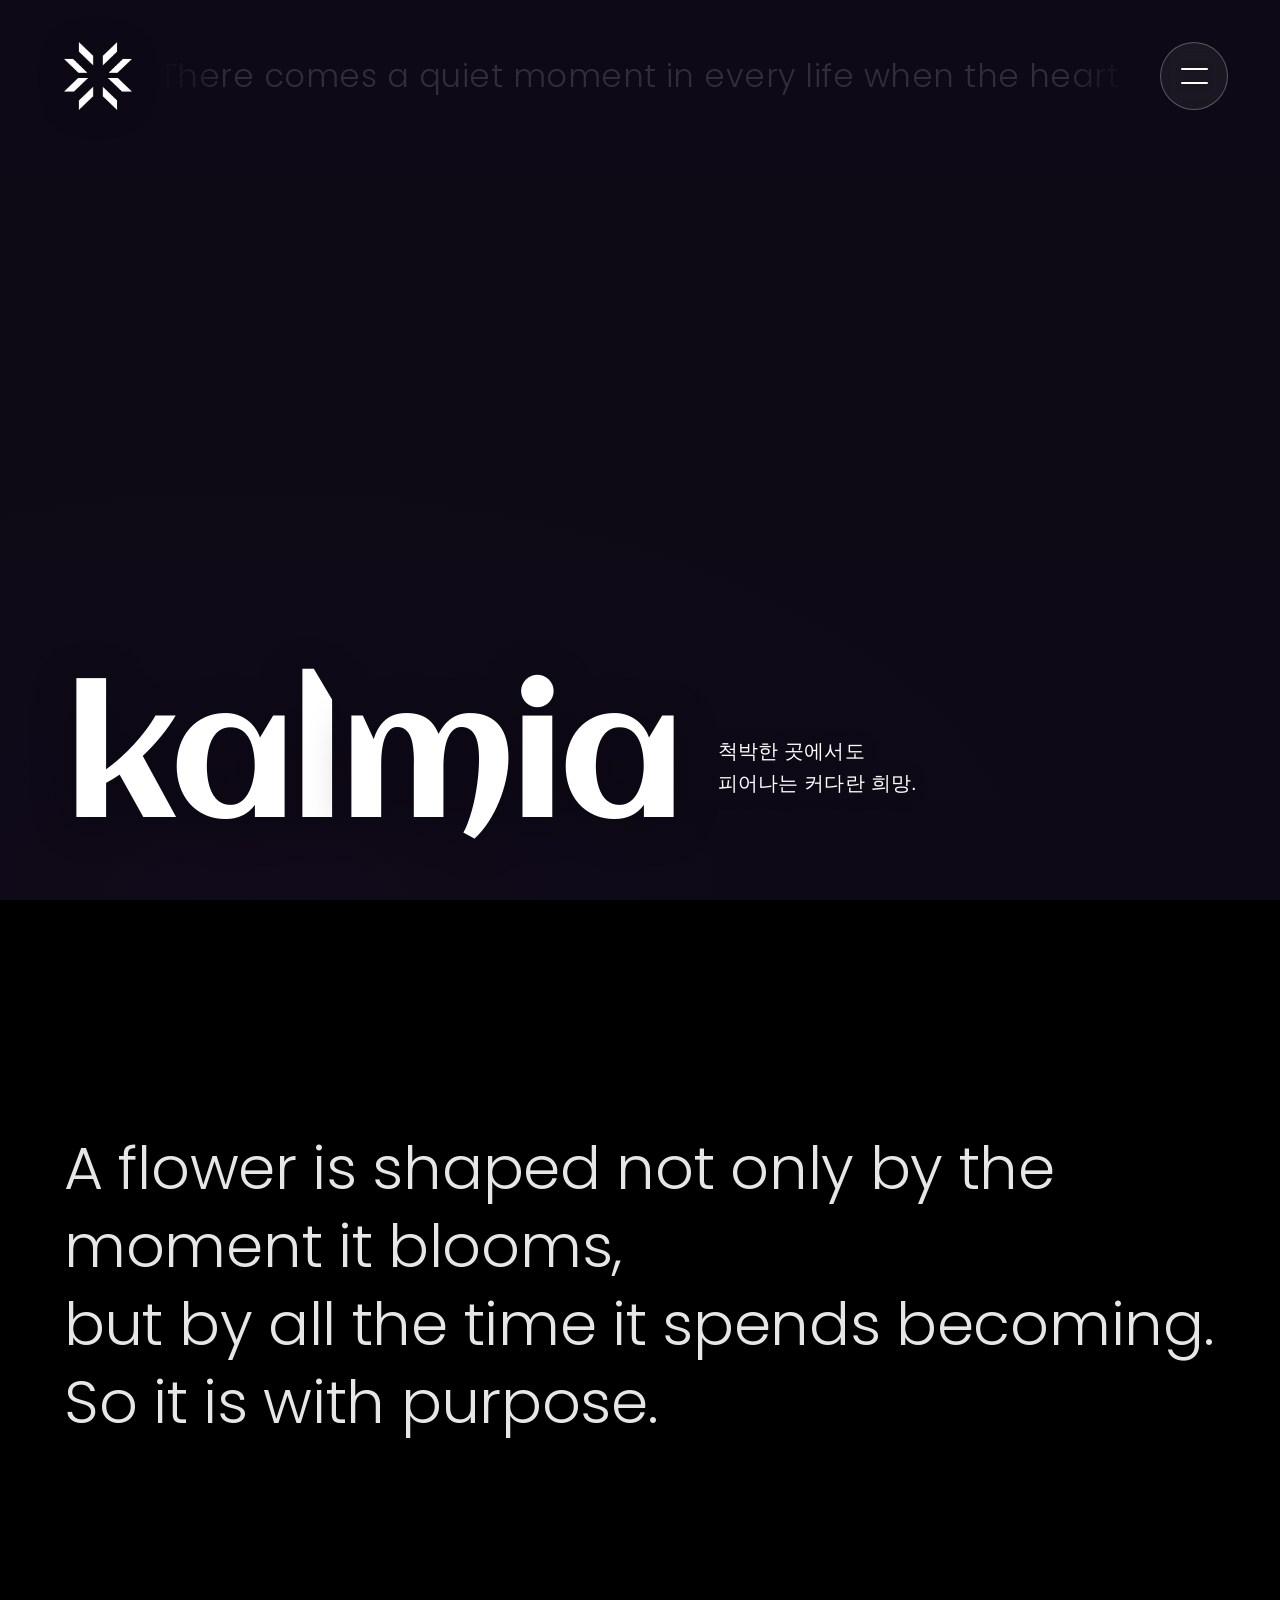
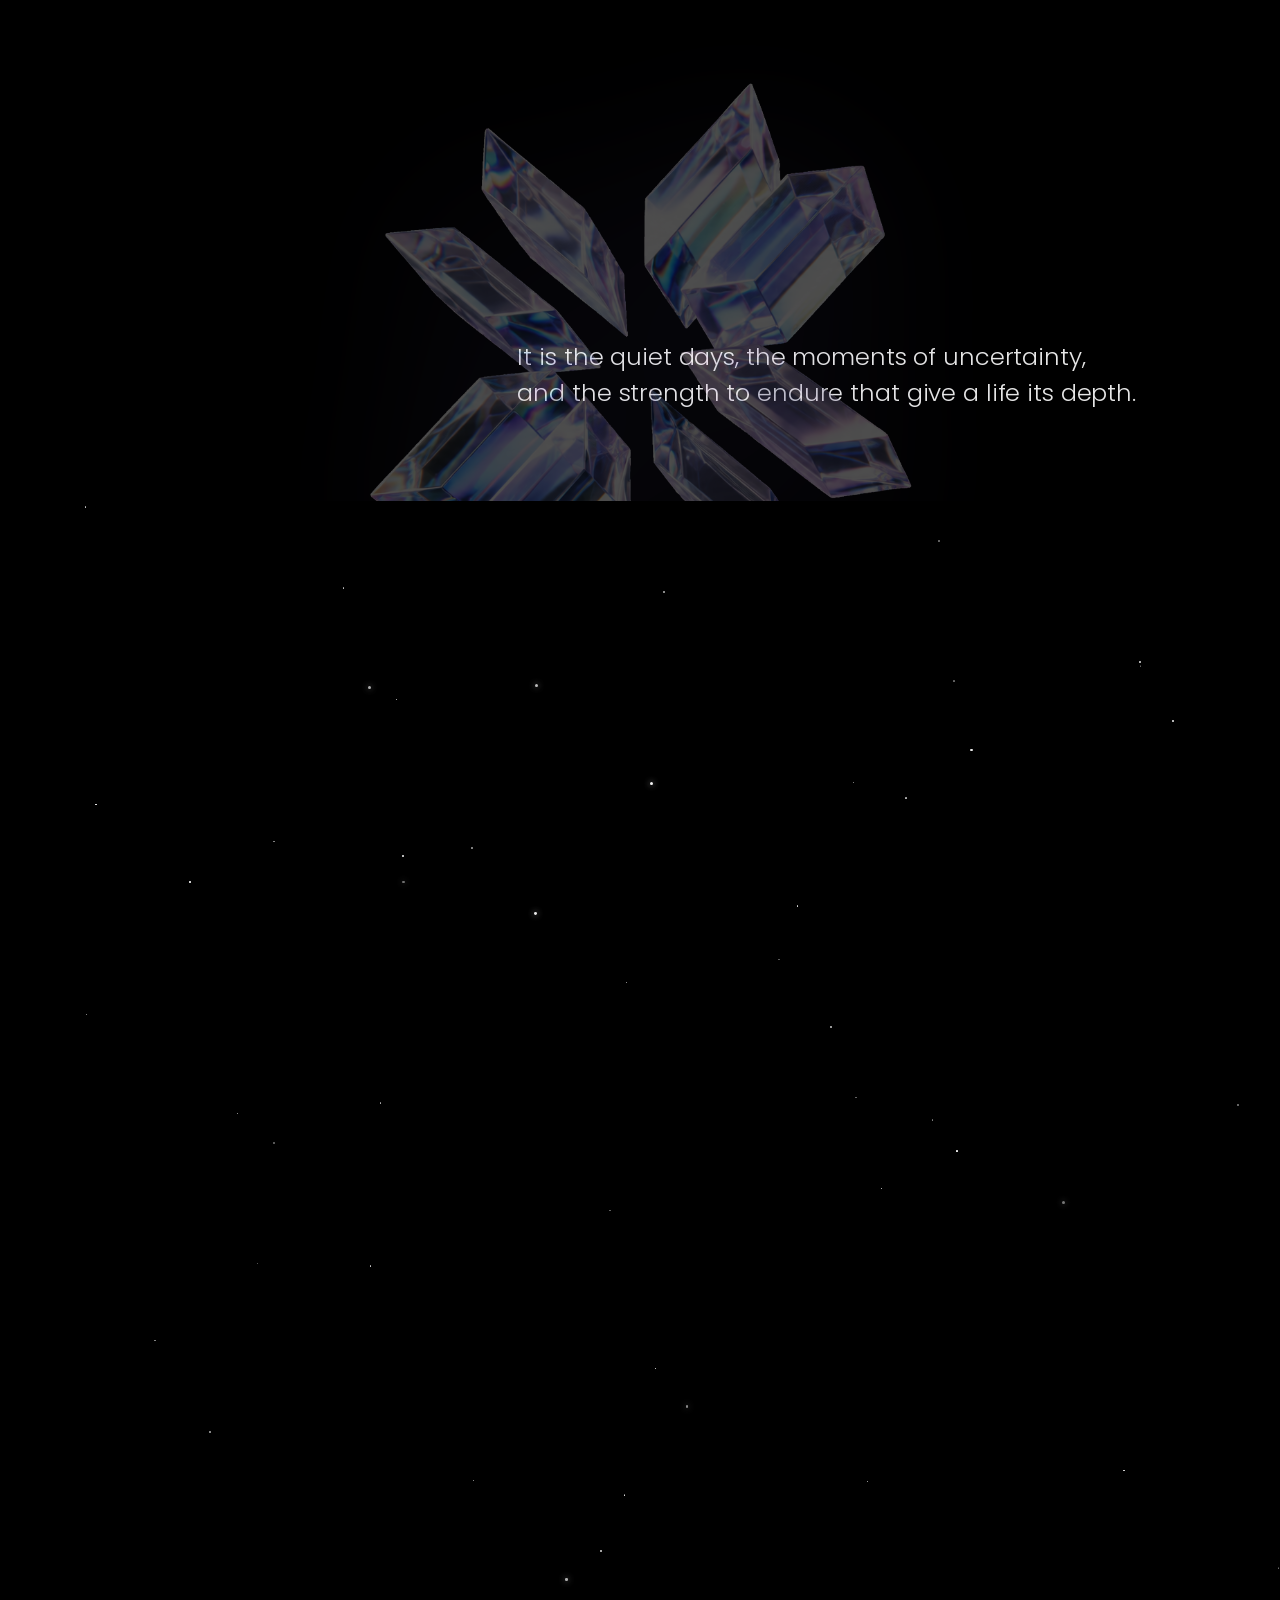
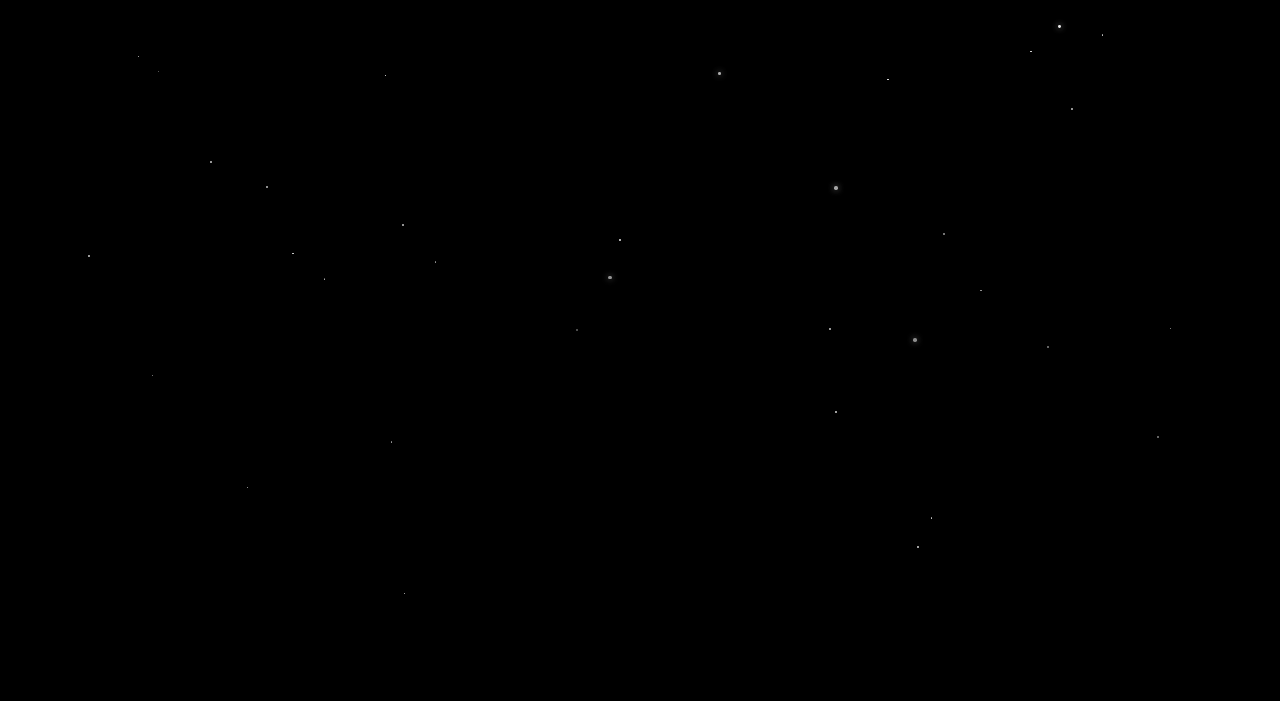
<file: index.html>
<!DOCTYPE html>
<html lang="ko">
<head>
<meta charset="utf-8">
<meta name="viewport" content="width=device-width, initial-scale=1">
<title>kalmia — 커다란 희망을 디자인합니다</title>
<meta name="description" content="kalmia · 디자인 포트폴리오">
<link rel="icon" href="assets/logo.png">
<link rel="stylesheet" href="css/style.css">
</head>
<body class="page-home">

  <!-- 배경 영상 레이어 (스크롤 시 페이드아웃) -->
  <section class="hero">
    <video id="bg" autoplay muted loop playsinline preload="auto"></video>
    <div class="scrim"></div>
    <div class="header-grad"></div>
  </section>

  <!-- GNB: 로고 · 메뉴 버튼 (항상 고정) -->
  <div class="logo"><img src="assets/logo.png" alt="kalmia" width="68" height="68"></div>

  <button class="menu-btn" type="button" aria-label="메뉴 열기" aria-expanded="false" aria-controls="menu">
    <span class="bars" aria-hidden="true"><i></i><i></i></span>
  </button>

  <div class="menu-overlay" id="menu">
    <nav>
      <a href="experience.html">Experience</a>
      <a href="#about">About</a>
      <a href="#contact">Contact</a>
    </nav>
  </div>

  <!-- 헤더 흐르는 문구 (스크롤 시 페이드아웃) -->
  <div class="ticker" aria-hidden="true">
    <div class="ticker__track">
      <span class="ticker__text">There comes a quiet moment in every life when the heart begins to long for something greater than comfort. It is then that we discover our dreams were never meant to arrive all at once, but to grow gently with every choice we make. Hope is not the certainty of reaching the horizon; it is the courage to keep walking toward a dawn we cannot yet see. Like a flower that blooms in its own season, every purpose unfolds in its own time. Trust the unseen work within you, cherish each small step, and never be afraid to carry a dream that feels larger than yourself. The greatest journeys are not measured by how quickly we arrive, but by the person we become along the way.</span>
      <span class="ticker__text">There comes a quiet moment in every life when the heart begins to long for something greater than comfort. It is then that we discover our dreams were never meant to arrive all at once, but to grow gently with every choice we make. Hope is not the certainty of reaching the horizon; it is the courage to keep walking toward a dawn we cannot yet see. Like a flower that blooms in its own season, every purpose unfolds in its own time. Trust the unseen work within you, cherish each small step, and never be afraid to carry a dream that feels larger than yourself. The greatest journeys are not measured by how quickly we arrive, but by the person we become along the way.</span>
    </div>
  </div>

  <!-- 브랜드 히어로 카피 (스크롤 시 GNB 중앙으로 이동) -->
  <div class="brand">
    <div class="mark">kal<em>mia</em></div>
    <div class="tag">척박한 곳에서도<br>피어나는 커다란 희망.</div>
  </div>

  <!-- 스크롤 흐름: 히어로 여백 → 블랙 섹션 -->
  <div class="home-flow">
    <div class="hero-spacer"></div>
    <section class="dark-section">
      <p class="dark-copy">A flower is shaped not only by the moment it blooms,<br>
        but by all the time it spends becoming. So it is with purpose.</p>
      <img class="dark-crystal" src="칼미아%20로코%203d.png" alt="kalmia 3d symbol">
      <p class="dark-copy dark-copy-2">It is the quiet days, the moments of uncertainty,<br>
        and the strength to endure that give a life its depth.</p>
    </section>

    <!-- 별이 하나둘 생겨나는 검은 영역 (스크롤 연동) -->
    <section class="stars-section">
      <div class="starfield" id="starfield" aria-hidden="true"></div>
    </section>
  </div>

  <!-- 커스텀 커서 (임시: 50x50 원, 내부 블랙 40%) — 물방울은 docs/cursor-droplet-backup.md 참고 -->
  <div class="cursor" aria-hidden="true"></div>

  <script src="js/main.js"></script>
</body>
</html>
</file>
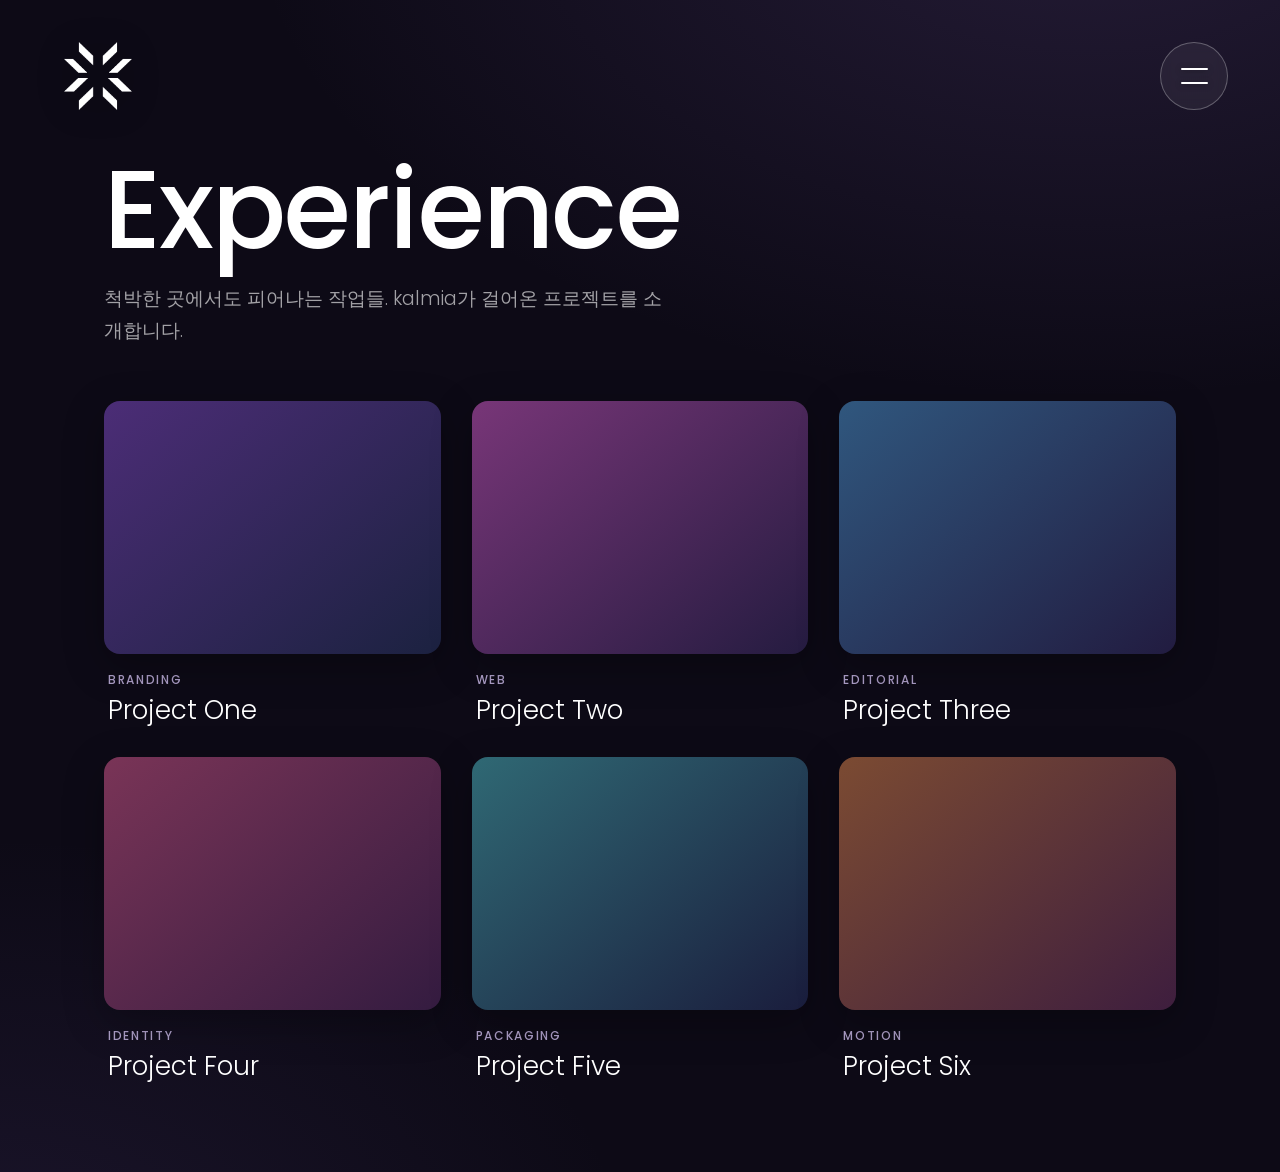
<file: experience.html>
<!DOCTYPE html>
<html lang="ko">
<head>
<meta charset="utf-8">
<meta name="viewport" content="width=device-width, initial-scale=1">
<title>Experience — kalmia</title>
<meta name="description" content="kalmia · 작업 및 프로젝트">
<link rel="icon" href="assets/logo.png">
<link rel="stylesheet" href="css/style.css">
</head>
<body class="page-exp">

  <a class="logo" href="index.html" aria-label="홈으로"><img src="assets/logo.png" alt="kalmia" width="68" height="68"></a>

  <button class="menu-btn" type="button" aria-label="메뉴 열기" aria-expanded="false" aria-controls="menu">
    <span class="bars" aria-hidden="true"><i></i><i></i></span>
  </button>

  <div class="menu-overlay" id="menu">
    <nav>
      <a href="experience.html">Experience</a>
      <a href="index.html#about">About</a>
      <a href="index.html#contact">Contact</a>
    </nav>
  </div>

  <main class="exp">
    <header class="exp-head">
      <h1 class="exp-title">Experience</h1>
      <p class="exp-intro">척박한 곳에서도 피어나는 작업들. kalmia가 걸어온 프로젝트를 소개합니다.</p>
    </header>

    <section class="exp-grid" aria-label="작업 목록">
      <!-- 나중에 실제 작업으로 교체하세요 (썸네일: article에 style로 이미지 지정) -->
      <article class="exp-card">
        <div class="exp-thumb" data-hue="1"></div>
        <div class="exp-meta"><span class="exp-cat">Branding</span><h2 class="exp-name">Project One</h2></div>
      </article>
      <article class="exp-card">
        <div class="exp-thumb" data-hue="2"></div>
        <div class="exp-meta"><span class="exp-cat">Web</span><h2 class="exp-name">Project Two</h2></div>
      </article>
      <article class="exp-card">
        <div class="exp-thumb" data-hue="3"></div>
        <div class="exp-meta"><span class="exp-cat">Editorial</span><h2 class="exp-name">Project Three</h2></div>
      </article>
      <article class="exp-card">
        <div class="exp-thumb" data-hue="4"></div>
        <div class="exp-meta"><span class="exp-cat">Identity</span><h2 class="exp-name">Project Four</h2></div>
      </article>
      <article class="exp-card">
        <div class="exp-thumb" data-hue="5"></div>
        <div class="exp-meta"><span class="exp-cat">Packaging</span><h2 class="exp-name">Project Five</h2></div>
      </article>
      <article class="exp-card">
        <div class="exp-thumb" data-hue="6"></div>
        <div class="exp-meta"><span class="exp-cat">Motion</span><h2 class="exp-name">Project Six</h2></div>
      </article>
    </section>
  </main>

  <!-- 커스텀 커서 (임시: 50x50 원, 내부 블랙 40%) — 물방울은 docs/cursor-droplet-backup.md 참고 -->
  <div class="cursor" aria-hidden="true"></div>

  <script src="js/main.js"></script>
</body>
</html>
</file>
<file: css/style.css>
@font-face{
  font-family:'Aclonica';
  src:url('../assets/fonts/Aclonica-Regular.ttf') format('truetype');
  font-weight:400;font-style:normal;font-display:swap;
}
@font-face{
  font-family:'Poppins';
  src:url('../assets/fonts/Poppins-Light.ttf') format('truetype');
  font-weight:300;font-style:normal;font-display:swap;
}
@font-face{
  font-family:'Poppins';
  src:url('../assets/fonts/Poppins-Medium.ttf') format('truetype');
  font-weight:500;font-style:normal;font-display:swap;
}
*{margin:0;padding:0;box-sizing:border-box;}
:root{--header-h:clamp(52px,8vh,80px);--header-pt:clamp(10px,5vw,40px);--btn-size:clamp(46px,11vw,68px);}
html{overflow-x:clip;}
body{min-height:100vh;}
html,body{background:#0d0a16;color:#fff;
  font-family:-apple-system,BlinkMacSystemFont,"Segoe UI",Roboto,"Helvetica Neue",sans-serif;}
.hero{position:fixed;inset:0;overflow:hidden;}
#bg{position:absolute;inset:0;width:100%;height:100%;object-fit:cover;display:block;
  background:#0d0a16;}
.scrim{position:absolute;inset:0;z-index:3;pointer-events:none;
  background:radial-gradient(120% 90% at 20% 100%, rgba(18,10,28,.55), transparent 55%),
             linear-gradient(0deg, rgba(13,8,22,.5), transparent 42%),
             linear-gradient(180deg, rgba(13,8,22,.35), transparent 22%);}

/* ── 상단 헤더 (은은한 그라데이션) ── */
.header-grad{position:absolute;top:0;left:0;right:0;height:calc(var(--header-h) + var(--header-pt));z-index:4;pointer-events:none;
  background:linear-gradient(180deg, rgba(13,8,22,.05) 0%, rgba(13,8,22,.025) 45%, transparent 100%);}

/* ── 상단 로고 ── */
.logo{position:fixed;top:var(--header-pt);left:clamp(20px,6vw,64px);height:var(--header-h);
  display:flex;align-items:center;z-index:6;}
.logo img{width:clamp(46px,11vw,68px);height:clamp(46px,11vw,68px);display:block;
  filter:drop-shadow(0 2px 16px rgba(0,0,0,.4));}

/* ── 햄버거 메뉴 버튼 (동그란 원) ── */
.menu-btn{position:fixed;top:calc(var(--header-pt) + (var(--header-h) - var(--btn-size))/2);right:clamp(16px,5vw,52px);z-index:40;
  width:var(--btn-size);height:var(--btn-size);border-radius:50%;border:1px solid rgba(255,255,255,.28);
  background:rgba(255,255,255,.06);
  -webkit-backdrop-filter:blur(6px);backdrop-filter:blur(6px);
  display:flex;align-items:center;justify-content:center;
  transition:background .3s ease, border-color .3s ease;}
.menu-btn:hover{background:rgba(255,255,255,.12);border-color:rgba(255,255,255,.45);}
.menu-btn .bars{position:relative;width:clamp(18px,4.6vw,27px);height:clamp(11px,2.7vw,16px);}
.menu-btn .bars i{position:absolute;left:0;width:100%;height:2px;border-radius:2px;
  background:#fff;box-shadow:0 1px 6px rgba(0,0,0,.4);
  transition:transform .35s cubic-bezier(.65,.05,.36,1), background .3s ease, opacity .25s ease;}
.menu-btn .bars i:nth-child(1){top:0;}
.menu-btn .bars i:nth-child(2){bottom:0;}
/* 메뉴 열림 → X 로 변형 (밝은 라인) */
body.menu-open .menu-btn{border-color:rgba(255,255,255,.28);background:rgba(255,255,255,.06);}
body.menu-open .menu-btn:hover{background:rgba(255,255,255,.12);}
body.menu-open .menu-btn .bars i{background:#fff;box-shadow:none;}
body.menu-open .menu-btn .bars i:nth-child(1){top:50%;transform:translateY(-50%) rotate(45deg);}
body.menu-open .menu-btn .bars i:nth-child(2){bottom:auto;top:50%;transform:translateY(-50%) rotate(-45deg);}

/* ── 헤더 흐르는 문구 (마퀴) ── */
.ticker{position:fixed;top:var(--header-pt);height:var(--header-h);z-index:5;
  left:calc(clamp(20px,6vw,64px) + 68px + 28px);
  right:calc(clamp(16px,5vw,52px) + 68px + 28px);
  display:flex;align-items:center;overflow:hidden;pointer-events:none;
  -webkit-mask-image:linear-gradient(90deg,transparent,#000 7%,#000 93%,transparent);
          mask-image:linear-gradient(90deg,transparent,#000 7%,#000 93%,transparent);}
.ticker__track{display:flex;flex-shrink:0;white-space:nowrap;will-change:transform;
  animation:tickerScroll 120s linear infinite;}
.ticker__text{font-family:'Poppins',sans-serif;font-weight:300;font-size:32px;line-height:1;letter-spacing:.015em;
  color:rgba(255,255,255,.15);
  padding-right:4rem;}
@keyframes tickerScroll{from{transform:translateX(0);}to{transform:translateX(-50%);}}
@media (prefers-reduced-motion:reduce){.ticker__track{animation:none;}}
@media (max-width:640px){.ticker{display:none;}}

/* ── 어두운 메뉴 레이어 (페이드인) ── */
.menu-overlay{position:fixed;inset:0;z-index:30;background:rgba(13,8,22,.8);
  display:flex;flex-direction:column;align-items:flex-start;justify-content:center;
  padding-left:clamp(20px,6vw,64px);
  opacity:0;visibility:hidden;pointer-events:none;
  transition:opacity .5s ease, visibility 0s linear .5s;}
body.menu-open .menu-overlay{opacity:1;visibility:visible;pointer-events:auto;
  transition:opacity .5s ease, visibility 0s;}
.menu-overlay nav{display:flex;flex-direction:column;align-items:flex-start;gap:clamp(20px,4.5vh,54px);
  transform:translateY(-8vh);}
.menu-overlay a{font-family:'Poppins',sans-serif;font-weight:500;
  font-size:clamp(46px,8.5vw,104px);line-height:1;letter-spacing:-.01em;
  color:#fff;text-decoration:none;position:relative;
  opacity:0;transform:translateY(24px);
  transition:color .3s ease, opacity .6s ease, transform .6s cubic-bezier(.16,1,.3,1);}
body.menu-open .menu-overlay a{opacity:1;transform:translateY(0);}
body.menu-open .menu-overlay a:nth-child(1){transition-delay:.12s;}
body.menu-open .menu-overlay a:nth-child(2){transition-delay:.20s;}
body.menu-open .menu-overlay a:nth-child(3){transition-delay:.28s;}
/* 밑줄 hover */
.menu-overlay a::after{content:"";position:absolute;left:0;right:0;bottom:-.12em;height:1.5px;
  background:#fff;transform:scaleX(0);transform-origin:left;
  transition:transform .4s cubic-bezier(.16,1,.3,1);}
.menu-overlay a:hover::after{transform:scaleX(1);}
.menu-overlay a:hover{color:#c9b8e6;}

/* ── 브랜드 히어로 카피 ── */
.brand{position:fixed;left:clamp(20px,6vw,64px);bottom:clamp(32px,6vh,72px);
  z-index:6;pointer-events:none;max-width:min(96vw,960px);transform-origin:top left;will-change:transform;
  display:flex;align-items:center;gap:clamp(16px,3vw,40px);}
.brand .mark{font-family:'Aclonica',sans-serif;font-size:180px;font-weight:400;letter-spacing:-.035em;
  line-height:.88;text-shadow:0 6px 44px rgba(0,0,0,.32);}
.brand .mark em{font-style:normal;font-weight:300;}
.brand .tag{font-size:clamp(14px,1.7vw,20px);letter-spacing:.01em;
  opacity:.94;line-height:1.6;text-shadow:0 2px 20px rgba(0,0,0,.45);
  white-space:nowrap;}

/* 좁은 화면: kalmia 아래로 태그가 한 줄로, kalmia는 좌우 마진 뺀 폭을 꽉 채움 */
@media (max-width:900px){
  .brand{flex-direction:column;align-items:flex-start;gap:clamp(6px,1.6vh,14px);
    left:clamp(20px,6vw,64px);right:clamp(20px,6vw,64px);max-width:none;}
  .brand .mark{font-size:25.6vw;line-height:.82;}
  .brand .tag{font-size:clamp(12px,3.4vw,20px);}
  .brand .tag br{display:none;}
}

/* ── 커스텀 커서 (임시: 50x50 원, 내부 블랙 40%) ── */
/* 물방울 커서는 docs/cursor-droplet-backup.md 에 보관 */
@media (pointer:fine){
  html,body,a,button,.logo{cursor:none;}
  .cursor{position:fixed;top:0;left:0;z-index:9999;pointer-events:none;
    width:50px;height:50px;border-radius:50%;
    background:rgba(0,0,0,.4);
    border:1px solid rgba(255,255,255,.5);
    transform:translate(-50%,-50%);
    opacity:0;transition:opacity .25s ease;will-change:left,top;}
  .cursor.is-visible{opacity:1;}
}

/* ══════════════════════════════════════════════════════════════
   Experience 페이지 (experience.html)
   ══════════════════════════════════════════════════════════════ */
/* 이 페이지는 히어로와 달리 스크롤을 허용한다 */
body.page-exp{min-height:100vh;
  background:
    radial-gradient(120% 80% at 85% -10%, rgba(120,90,170,.22), transparent 55%),
    radial-gradient(90% 70% at 0% 110%, rgba(90,70,140,.18), transparent 55%),
    #0d0a16;}
/* 페이지에서는 로고를 링크로 쓰므로 클릭 가능하게 */
body.page-exp .logo{pointer-events:auto;}

.exp{max-width:1200px;margin:0 auto;
  padding:calc(var(--header-h) + var(--header-pt) + clamp(24px,5vh,64px)) clamp(20px,6vw,64px) clamp(64px,10vh,120px);}

/* ── 타이틀 영역 ── */
.exp-head{margin-bottom:clamp(36px,6vh,72px);}
.exp-title{font-family:'Poppins',sans-serif;font-weight:500;
  font-size:clamp(44px,9vw,110px);line-height:.98;letter-spacing:-.02em;color:#fff;}
.exp-intro{margin-top:clamp(12px,2vh,20px);max-width:52ch;
  font-family:'Poppins',sans-serif;font-weight:300;
  font-size:clamp(14px,1.7vw,19px);line-height:1.7;color:rgba(255,255,255,.62);}

/* ── 작업 그리드 ── */
.exp-grid{display:grid;grid-template-columns:repeat(3,1fr);gap:clamp(18px,2.4vw,34px);}
@media (max-width:900px){.exp-grid{grid-template-columns:repeat(2,1fr);}}
@media (max-width:560px){.exp-grid{grid-template-columns:1fr;}}

.exp-card{display:block;text-decoration:none;color:inherit;}
.exp-thumb{position:relative;aspect-ratio:4/3;border-radius:16px;overflow:hidden;
  background-size:cover;background-position:center;
  box-shadow:0 12px 40px rgba(0,0,0,.28);
  transition:transform .5s cubic-bezier(.16,1,.3,1), box-shadow .5s ease;}
/* 이미지가 없을 때 은은한 그라데이션 플레이스홀더 (data-hue 로 색상 변주) */
.exp-thumb::after{content:"";position:absolute;inset:0;
  background:linear-gradient(140deg, hsl(265 45% 32%), hsl(230 40% 18%));
  transition:transform .6s cubic-bezier(.16,1,.3,1);}
.exp-thumb[data-hue="2"]::after{background:linear-gradient(140deg, hsl(300 38% 34%), hsl(255 40% 18%));}
.exp-thumb[data-hue="3"]::after{background:linear-gradient(140deg, hsl(210 45% 34%), hsl(250 40% 18%));}
.exp-thumb[data-hue="4"]::after{background:linear-gradient(140deg, hsl(330 40% 34%), hsl(280 40% 18%));}
.exp-thumb[data-hue="5"]::after{background:linear-gradient(140deg, hsl(190 42% 32%), hsl(235 40% 17%));}
.exp-thumb[data-hue="6"]::after{background:linear-gradient(140deg, hsl(20 42% 34%), hsl(300 35% 18%));}
/* 실제 이미지를 넣으면(background-image) 플레이스홀더는 가려짐 */
.exp-card:hover .exp-thumb{transform:translateY(-6px);box-shadow:0 22px 60px rgba(0,0,0,.4);}
.exp-card:hover .exp-thumb::after{transform:scale(1.06);}

.exp-meta{padding:16px 4px 0;}
.exp-cat{display:inline-block;font-family:'Poppins',sans-serif;font-weight:500;
  font-size:12px;letter-spacing:.14em;text-transform:uppercase;color:rgba(201,184,230,.85);}
.exp-name{margin-top:6px;font-family:'Poppins',sans-serif;font-weight:300;
  font-size:clamp(20px,2.2vw,26px);line-height:1.2;color:#fff;
  transition:color .3s ease;}
.exp-card:hover .exp-name{color:#c9b8e6;}

/* ══════════════════════════════════════════════════════════════
   홈 스크롤 인터랙션 (히어로 → 블랙 섹션)
   ══════════════════════════════════════════════════════════════ */
/* 배경 영상 레이어: 스크롤 진행도(JS)에 따라 opacity 변경 */
.hero{will-change:opacity;}
/* 스크롤 흐름 컨테이너: 고정된 히어로 위로 올라와 덮는다 */
.home-flow{position:relative;z-index:2;}
.hero-spacer{height:100vh;}          /* 이 구간에서 스크럽 애니메이션 진행 */

/* ── 블랙 섹션 ── */
.dark-section{position:relative;z-index:2;min-height:125vh;background:#000;
  display:flex;flex-direction:column;align-items:flex-start;gap:clamp(36px,6vh,88px);overflow:hidden;
  padding:calc(var(--header-h) + var(--header-pt) + clamp(60px,13vh,180px)) clamp(20px,6vw,64px) clamp(64px,10vh,120px);}
.dark-copy{position:relative;z-index:1;margin:0;
  font-family:'Poppins',sans-serif;font-weight:300;text-align:left;
  font-size:clamp(22px,4.6vw,34px);line-height:1.5;letter-spacing:-.005em;color:rgba(255,255,255,.9);}
/* 상단 문구: 전체 폭 + 좌우 패딩 80 + 지정 줄바꿈(2줄), 우측까지 닿도록 크게 */
.dark-copy:not(.dark-copy-2){width:100%;
  white-space:normal;font-size:clamp(32px,5vw,60px);line-height:1.3;}
/* 넓은 화면: 지정한 줄바꿈이 각각 한 줄로 유지되도록 nowrap + 화면 폭에 비례한 크기 */
@media (min-width:701px){
  .dark-copy{white-space:nowrap;font-size:min(2.65vw,42px);}
}
/* 하단 두 줄: 폰트 24 + 우측 배치 */
.dark-copy-2{font-size:clamp(16px,3.4vw,24px);align-self:flex-end;text-align:left;padding-right:80px;}
.dark-crystal{align-self:center;position:relative;z-index:3;width:min(58vw,560px);height:auto;opacity:.3;pointer-events:none;
  margin-top:clamp(-240px,-20vh,-120px);
  filter:drop-shadow(0 24px 90px rgba(120,110,190,.25));}
@media (max-width:700px){
  .dark-crystal{width:74vw;}
}

/* ── 별이 생겨나는 검은 영역 ── */
.stars-section{position:relative;z-index:2;background:#000;min-height:200vh;overflow:hidden;}
.starfield{position:absolute;inset:0;pointer-events:none;}
.star{position:absolute;border-radius:50%;background:#fff;opacity:0;
  transition:opacity 1.2s ease;will-change:opacity;}
.star.on{opacity:var(--o,.85);}
@media (prefers-reduced-motion:reduce){
  .star{transition:none;}
}
</file>
